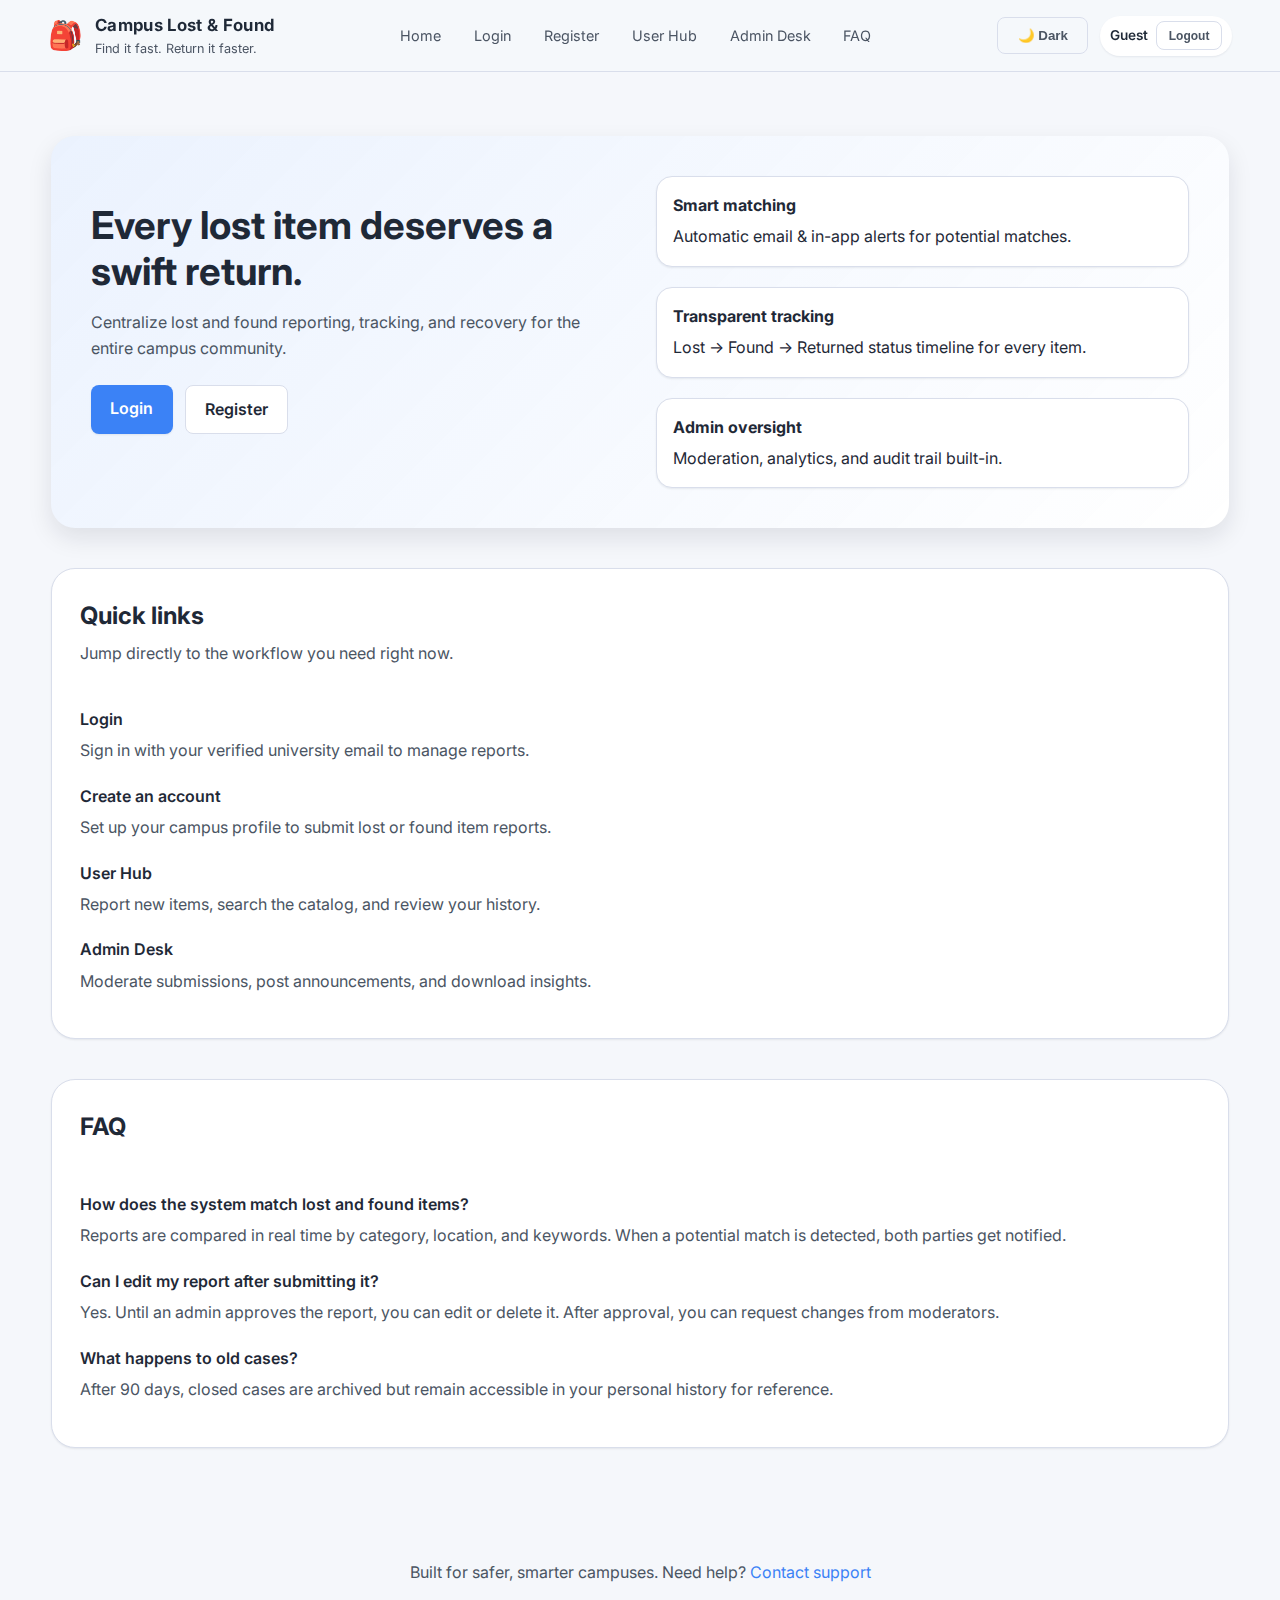
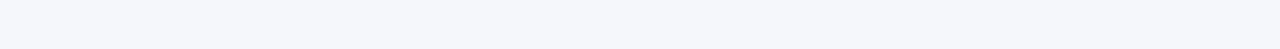
<file: index.html>
<!DOCTYPE html>
<html lang="en">
  <head>
    <meta charset="UTF-8" />
    <meta name="viewport" content="width=device-width, initial-scale=1.0" />
    <title>Campus Lost &amp; Found</title>
    <meta
      name="description"
      content="Digital Lost &amp; Found Management System for campus communities."
    />
    <link rel="preconnect" href="https://fonts.googleapis.com" />
    <link rel="preconnect" href="https://fonts.gstatic.com" crossorigin />
    <link
      href="https://fonts.googleapis.com/css2?family=Inter:wght@400;500;600;700&amp;display=swap"
      rel="stylesheet"
    />
    <link rel="stylesheet" href="styles.css" />
  </head>
  <body>
    <header class="top-nav">
      <div class="brand">
        <span aria-hidden="true" class="brand__icon">🎒</span>
        <div class="brand__text">
          <strong>Campus Lost &amp; Found</strong>
          <small>Find it fast. Return it faster.</small>
        </div>
      </div>
      <nav class="top-nav__links" aria-label="Primary navigation">
        <a href="index.html">Home</a>
        <a href="login.html">Login</a>
        <a href="register.html">Register</a>
        <a href="dashboard.html">User Hub</a>
        <a href="admin.html">Admin Desk</a>
        <a href="#faq">FAQ</a>
      </nav>
      <div class="top-nav__controls">
        <button id="themeToggle" class="ghost-btn" type="button">
          <span class="icon" aria-hidden="true">🌙</span>
          <span class="label">Dark</span>
        </button>
        <div id="activeUser" class="active-user" aria-live="polite">
          <span class="active-user__name">Guest</span>
          <button id="logoutBtn" type="button" class="ghost-btn ghost-btn--sm">
            Logout
          </button>
        </div>
      </div>
    </header>

    <section id="alerts" class="alerts" aria-live="polite"></section>

    <main>
      <section id="hero" class="hero">
        <div class="hero__headline">
          <h1>Every lost item deserves a swift return.</h1>
          <p>
            Centralize lost and found reporting, tracking, and recovery for the
            entire campus community.
          </p>
          <div class="hero__actions">
            <a class="primary-btn" href="login.html">Login</a>
            <a class="secondary-btn" href="register.html">Register</a>
          </div>
        </div>
        <ul class="hero__highlights">
          <li>
            <strong>Smart matching</strong>
            <span>Automatic email &amp; in-app alerts for potential matches.</span>
          </li>
          <li>
            <strong>Transparent tracking</strong>
            <span>Lost → Found → Returned status timeline for every item.</span>
          </li>
          <li>
            <strong>Admin oversight</strong>
            <span>Moderation, analytics, and audit trail built-in.</span>
          </li>
        </ul>
      </section>

      <section id="quick-links" class="card card--wide">
        <header class="card__header">
          <h2>Quick links</h2>
          <p>Jump directly to the workflow you need right now.</p>
        </header>
        <dl class="faq">
          <div>
            <dt><a href="login.html">Login</a></dt>
            <dd>Sign in with your verified university email to manage reports.</dd>
          </div>
          <div>
            <dt><a href="register.html">Create an account</a></dt>
            <dd>
              Set up your campus profile to submit lost or found item reports.
            </dd>
          </div>
          <div>
            <dt><a href="dashboard.html">User Hub</a></dt>
            <dd>
              Report new items, search the catalog, and review your history.
            </dd>
          </div>
          <div>
            <dt><a href="admin.html">Admin Desk</a></dt>
            <dd>
              Moderate submissions, post announcements, and download insights.
            </dd>
          </div>
        </dl>
      </section>

      <section id="faq" class="card card--wide">
        <header class="card__header">
          <h2>FAQ</h2>
        </header>
        <dl class="faq">
          <div>
            <dt>How does the system match lost and found items?</dt>
            <dd>
              Reports are compared in real time by category, location, and keywords.
              When a potential match is detected, both parties get notified.
            </dd>
          </div>
          <div>
            <dt>Can I edit my report after submitting it?</dt>
            <dd>
              Yes. Until an admin approves the report, you can edit or delete it.
              After approval, you can request changes from moderators.
            </dd>
          </div>
          <div>
            <dt>What happens to old cases?</dt>
            <dd>
              After 90 days, closed cases are archived but remain accessible in your
              personal history for reference.
            </dd>
          </div>
        </dl>
      </section>
    </main>

    <footer class="footer">
      <p>
        Built for safer, smarter campuses. Need help?
        <a href="mailto:lostfound@university.edu">Contact support</a>
      </p>
    </footer>

    <script src="script.js" type="module"></script>
  </body>
</html>
</file>
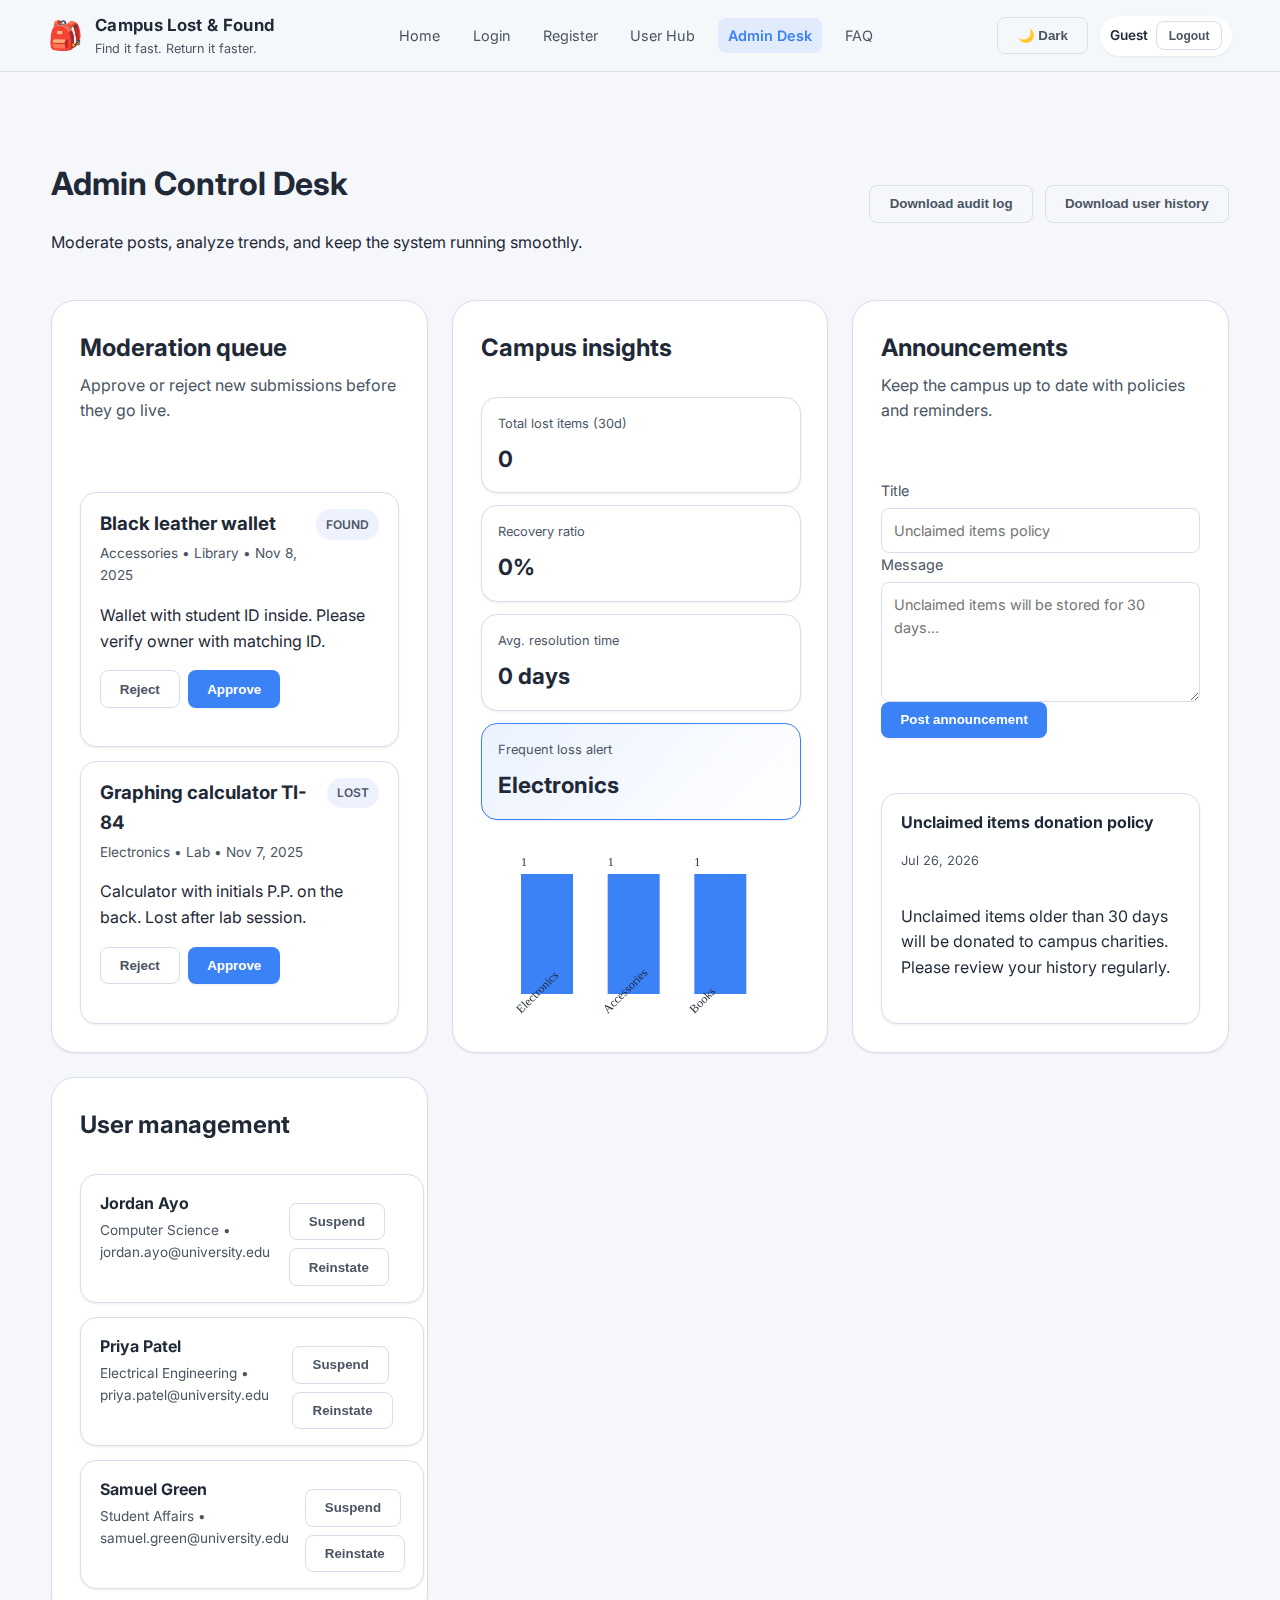
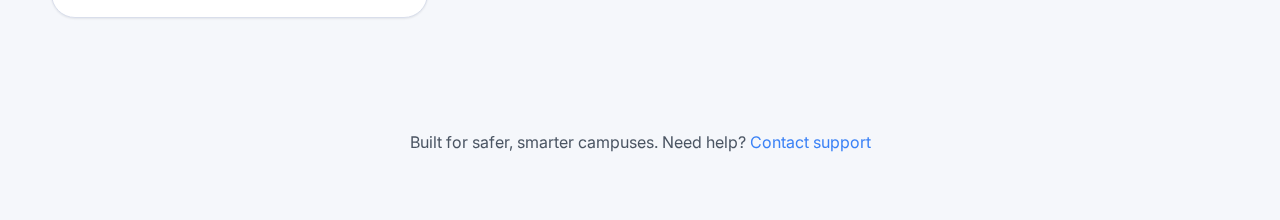
<file: admin.html>
<!DOCTYPE html>
<html lang="en">
  <head>
    <meta charset="UTF-8" />
    <meta name="viewport" content="width=device-width, initial-scale=1.0" />
    <title>Admin Desk | Campus Lost &amp; Found</title>
    <meta
      name="description"
      content="Moderate reports, publish announcements, and analyze Lost &amp; Found activity across campus."
    />
    <link rel="preconnect" href="https://fonts.googleapis.com" />
    <link rel="preconnect" href="https://fonts.gstatic.com" crossorigin />
    <link
      href="https://fonts.googleapis.com/css2?family=Inter:wght@400;500;600;700&amp;display=swap"
      rel="stylesheet"
    />
    <link rel="stylesheet" href="styles.css" />
  </head>
  <body>
    <header class="top-nav">
      <div class="brand">
        <span aria-hidden="true" class="brand__icon">🎒</span>
        <div class="brand__text">
          <strong>Campus Lost &amp; Found</strong>
          <small>Find it fast. Return it faster.</small>
        </div>
      </div>
      <nav class="top-nav__links" aria-label="Primary navigation">
        <a href="index.html">Home</a>
        <a href="login.html">Login</a>
        <a href="register.html">Register</a>
        <a href="dashboard.html">User Hub</a>
        <a href="admin.html" aria-current="page">Admin Desk</a>
        <a href="index.html#faq">FAQ</a>
      </nav>
      <div class="top-nav__controls">
        <button id="themeToggle" class="ghost-btn" type="button">
          <span class="icon" aria-hidden="true">🌙</span>
          <span class="label">Dark</span>
        </button>
        <div id="activeUser" class="active-user" aria-live="polite">
          <span class="active-user__name">Guest</span>
          <button id="logoutBtn" type="button" class="ghost-btn ghost-btn--sm">
            Logout
          </button>
        </div>
      </div>
    </header>

    <section id="alerts" class="alerts" aria-live="polite"></section>

    <main>
      <section
        id="admin-dashboard"
        class="dashboard dashboard--secondary"
        data-role="admin"
        aria-labelledby="adminDashboardTitle"
      >
        <header class="dashboard__header">
          <div>
            <h1 id="adminDashboardTitle">Admin Control Desk</h1>
            <p>
              Moderate posts, analyze trends, and keep the system running
              smoothly.
            </p>
          </div>
          <div class="dashboard__actions">
            <button id="downloadAuditLog" type="button" class="ghost-btn">
              Download audit log
            </button>
            <button id="downloadUserReport" type="button" class="ghost-btn">
              Download user history
            </button>
          </div>
        </header>

        <div class="dashboard__grid dashboard__grid--admin">
          <section class="card">
            <header class="card__header">
              <h2>Moderation queue</h2>
              <p>Approve or reject new submissions before they go live.</p>
            </header>
            <ul id="moderationList" class="moderation-list"></ul>
          </section>

          <section class="card card--analytics">
            <header class="card__header">
              <h2>Campus insights</h2>
            </header>
            <div class="analytics-grid">
              <div class="analytic-card">
                <span>Total lost items (30d)</span>
                <strong id="analyticsLost">0</strong>
              </div>
              <div class="analytic-card">
                <span>Recovery ratio</span>
                <strong id="analyticsRecovery">0%</strong>
              </div>
              <div class="analytic-card">
                <span>Avg. resolution time</span>
                <strong id="analyticsResolution">0 days</strong>
              </div>
              <div class="analytic-card analytic-card--highlight">
                <span>Frequent loss alert</span>
                <strong id="analyticsFrequent">ID Cards</strong>
              </div>
            </div>
            <canvas
              id="categoryChart"
              width="320"
              height="180"
              role="img"
              aria-label="Bar chart of lost and found items by category"
            ></canvas>
          </section>

          <section class="card">
            <header class="card__header">
              <h2>Announcements</h2>
              <p>Keep the campus up to date with policies and reminders.</p>
            </header>
            <form id="announcementForm" class="report-form">
              <label>
                Title
                <input
                  type="text"
                  name="announcementTitle"
                  placeholder="Unclaimed items policy"
                  required
                />
              </label>
              <label>
                Message
                <textarea
                  name="announcementBody"
                  rows="3"
                  placeholder="Unclaimed items will be stored for 30 days..."
                  required
                ></textarea>
              </label>
              <button type="submit" class="primary-btn">Post announcement</button>
            </form>
            <ul id="announcementList" class="announcement-list"></ul>
          </section>

          <section class="card">
            <header class="card__header">
              <h2>User management</h2>
            </header>
            <ul id="userList" class="user-list"></ul>
          </section>
        </div>
      </section>
    </main>

    <footer class="footer">
      <p>
        Built for safer, smarter campuses. Need help?
        <a href="mailto:lostfound@university.edu">Contact support</a>
      </p>
    </footer>

    <template id="moderationItemTemplate">
      <li class="moderation-item">
        <header class="moderation-item__header">
          <div>
            <h3 class="moderation-item__title"></h3>
            <p class="moderation-item__meta"></p>
          </div>
          <span class="badge moderation-item__type"></span>
        </header>
        <p class="moderation-item__description"></p>
        <div class="moderation-item__actions">
          <button type="button" class="ghost-btn moderation-item__reject">
            Reject
          </button>
          <button type="button" class="primary-btn moderation-item__approve">
            Approve
          </button>
        </div>
      </li>
    </template>

    <template id="userListItemTemplate">
      <li class="user-item">
        <div>
          <strong class="user-item__name"></strong>
          <p class="user-item__meta"></p>
        </div>
        <div class="user-item__actions">
          <button type="button" class="ghost-btn user-item__suspend">
            Suspend
          </button>
          <button type="button" class="ghost-btn user-item__reinstate">
            Reinstate
          </button>
        </div>
      </li>
    </template>

    <script src="script.js" type="module"></script>
  </body>
</html>
</file>
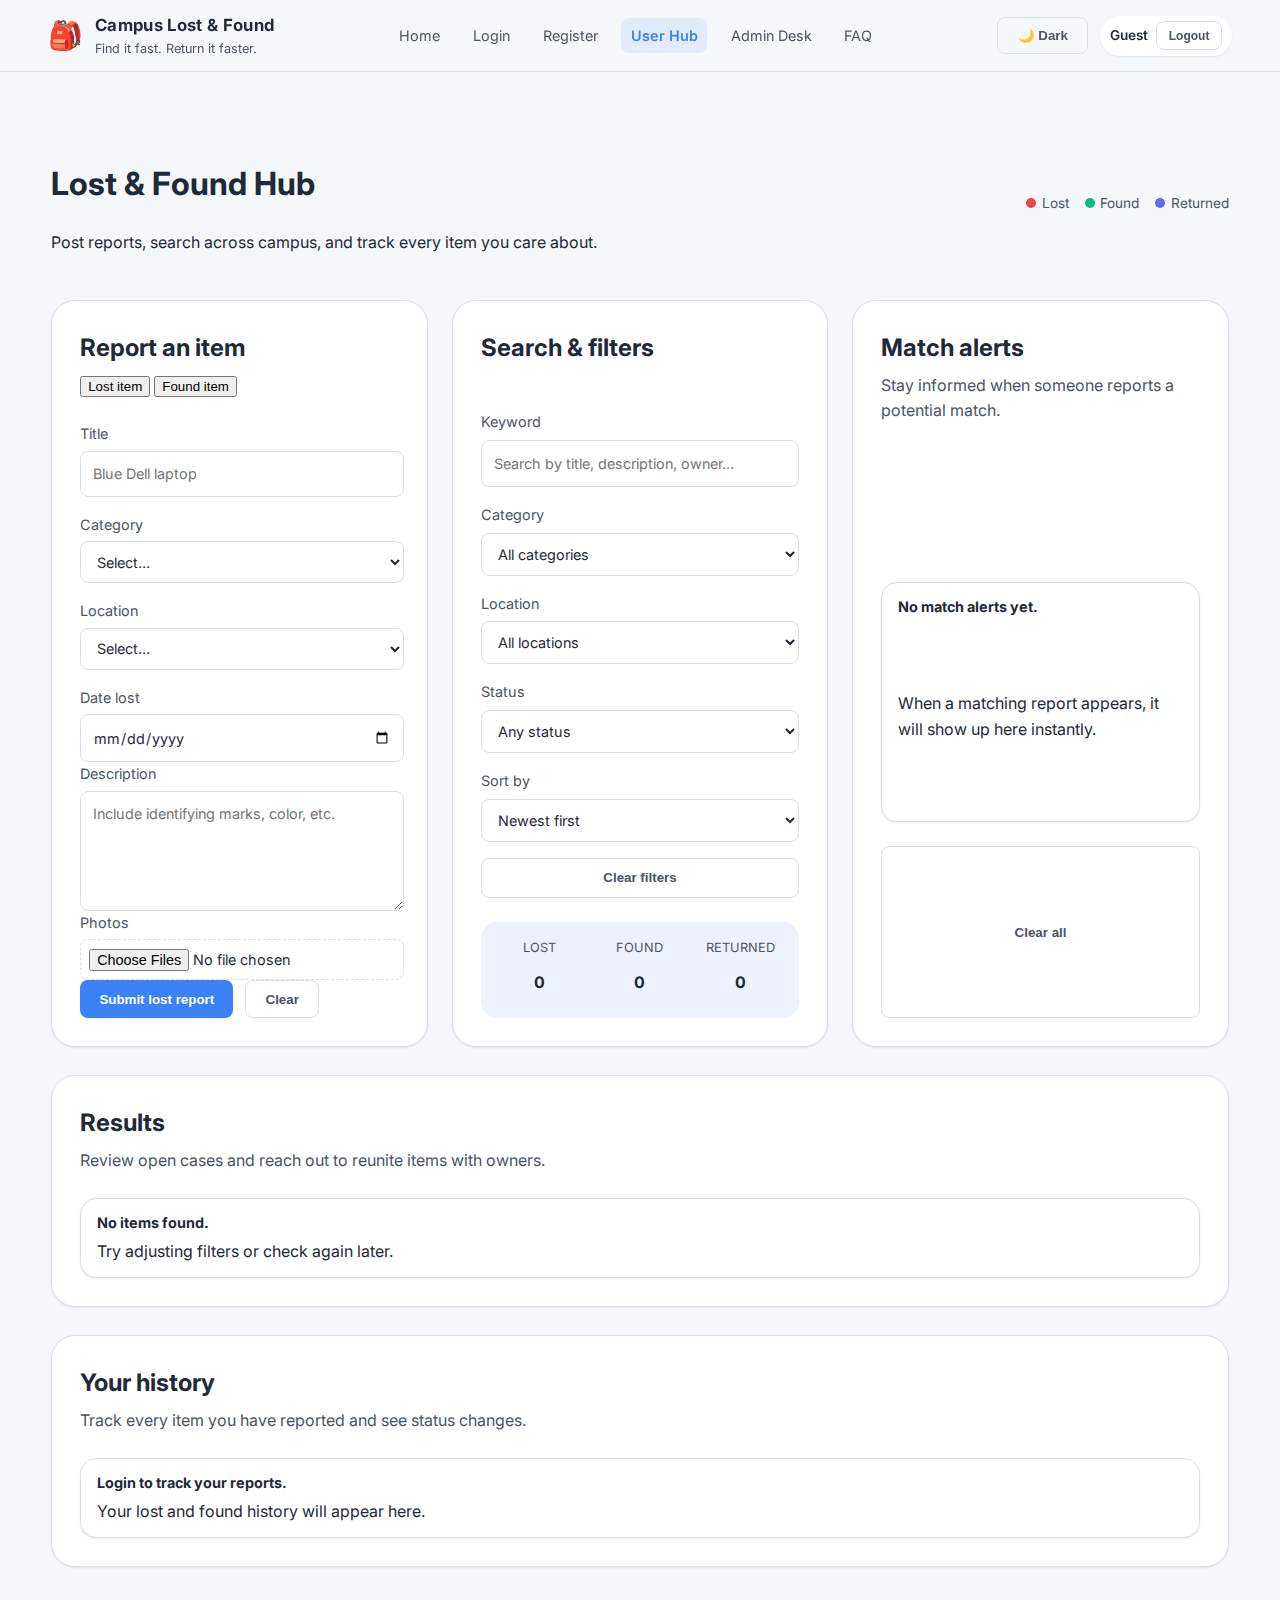
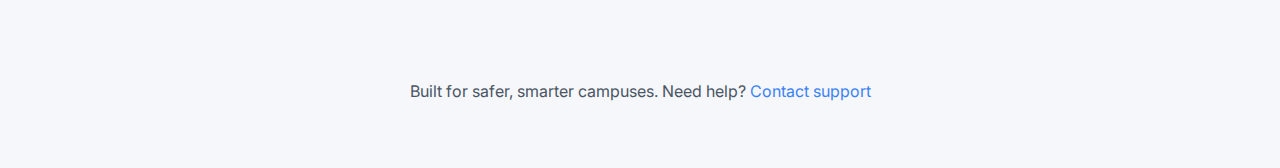
<file: dashboard.html>
<!DOCTYPE html>
<html lang="en">
  <head>
    <meta charset="UTF-8" />
    <meta name="viewport" content="width=device-width, initial-scale=1.0" />
    <title>User Hub | Campus Lost &amp; Found</title>
    <meta
      name="description"
      content="Report lost or found items, track statuses, and stay informed through the Campus Lost &amp; Found user dashboard."
    />
    <link rel="preconnect" href="https://fonts.googleapis.com" />
    <link rel="preconnect" href="https://fonts.gstatic.com" crossorigin />
    <link
      href="https://fonts.googleapis.com/css2?family=Inter:wght@400;500;600;700&amp;display=swap"
      rel="stylesheet"
    />
    <link rel="stylesheet" href="styles.css" />
  </head>
  <body>
    <header class="top-nav">
      <div class="brand">
        <span aria-hidden="true" class="brand__icon">🎒</span>
        <div class="brand__text">
          <strong>Campus Lost &amp; Found</strong>
          <small>Find it fast. Return it faster.</small>
        </div>
      </div>
      <nav class="top-nav__links" aria-label="Primary navigation">
        <a href="index.html">Home</a>
        <a href="login.html">Login</a>
        <a href="register.html">Register</a>
        <a href="dashboard.html" aria-current="page">User Hub</a>
        <a href="admin.html">Admin Desk</a>
        <a href="index.html#faq">FAQ</a>
      </nav>
      <div class="top-nav__controls">
        <button id="themeToggle" class="ghost-btn" type="button">
          <span class="icon" aria-hidden="true">🌙</span>
          <span class="label">Dark</span>
        </button>
        <div id="activeUser" class="active-user" aria-live="polite">
          <span class="active-user__name">Guest</span>
          <button id="logoutBtn" type="button" class="ghost-btn ghost-btn--sm">
            Logout
          </button>
        </div>
      </div>
    </header>

    <section id="alerts" class="alerts" aria-live="polite"></section>

    <main>
      <section
        id="user-dashboard"
        class="dashboard"
        data-role="user"
        aria-labelledby="userDashboardTitle"
      >
        <header class="dashboard__header">
          <div>
            <h1 id="userDashboardTitle">Lost &amp; Found Hub</h1>
            <p>
              Post reports, search across campus, and track every item you care
              about.
            </p>
          </div>
          <div class="status-legend" aria-label="Item status legend">
            <span><span class="dot dot--lost"></span>Lost</span>
            <span><span class="dot dot--found"></span>Found</span>
            <span><span class="dot dot--returned"></span>Returned</span>
          </div>
        </header>

        <div class="dashboard__grid">
          <section class="card">
            <header class="card__header">
              <h2>Report an item</h2>
              <nav class="sub-tabs" aria-label="Report type">
                <button
                  class="sub-tabs__btn"
                  data-tab="report-lost"
                  aria-selected="true"
                >
                  Lost item
                </button>
                <button
                  class="sub-tabs__btn"
                  data-tab="report-found"
                  aria-selected="false"
                >
                  Found item
                </button>
              </nav>
            </header>
            <form id="report-lost" class="report-form" data-report-type="lost">
              <div class="form-grid form-grid--two">
                <label>
                  Title
                  <input
                    type="text"
                    name="title"
                    placeholder="Blue Dell laptop"
                    required
                  />
                </label>
                <label>
                  Category
                  <select name="category" required>
                    <option value="">Select...</option>
                    <option>Electronics</option>
                    <option>Books</option>
                    <option>Clothing</option>
                    <option>Accessories</option>
                    <option>Documents</option>
                    <option>Other</option>
                  </select>
                </label>
                <label>
                  Location
                  <select name="location" required>
                    <option value="">Select...</option>
                    <option>Library</option>
                    <option>Lecture Hall</option>
                    <option>Lab</option>
                    <option>Cafeteria</option>
                    <option>Hostel</option>
                    <option>Sports Complex</option>
                    <option>Other</option>
                  </select>
                </label>
                <label>
                  Date lost
                  <input type="date" name="date" required />
                </label>
              </div>
              <label>
                Description
                <textarea
                  name="description"
                  rows="3"
                  placeholder="Include identifying marks, color, etc."
                  required
                ></textarea>
              </label>
              <label class="file-upload">
                <span>Photos</span>
                <input
                  type="file"
                  name="photos"
                  accept="image/*"
                  multiple
                  data-preview-target="lostPreview"
                />
              </label>
              <div class="image-preview" id="lostPreview" aria-live="polite"></div>
              <div class="form-actions">
                <button type="submit" class="primary-btn">
                  Submit lost report
                </button>
                <button type="reset" class="ghost-btn">Clear</button>
              </div>
            </form>
            <form
              id="report-found"
              class="report-form is-hidden"
              data-report-type="found"
            >
              <div class="form-grid form-grid--two">
                <label>
                  Title
                  <input
                    type="text"
                    name="title"
                    placeholder="Keychain with ID card"
                    required
                  />
                </label>
                <label>
                  Category
                  <select name="category" required>
                    <option value="">Select...</option>
                    <option>Electronics</option>
                    <option>Books</option>
                    <option>Clothing</option>
                    <option>Accessories</option>
                    <option>Documents</option>
                    <option>Other</option>
                  </select>
                </label>
                <label>
                  Location found
                  <select name="location" required>
                    <option value="">Select...</option>
                    <option>Library</option>
                    <option>Lecture Hall</option>
                    <option>Lab</option>
                    <option>Cafeteria</option>
                    <option>Hostel</option>
                    <option>Sports Complex</option>
                    <option>Other</option>
                  </select>
                </label>
                <label>
                  Date found
                  <input type="date" name="date" required />
                </label>
              </div>
              <label>
                Description
                <textarea
                  name="description"
                  rows="3"
                  placeholder="Include clues about where and how it was found."
                  required
                ></textarea>
              </label>
              <label class="file-upload">
                <span>Photos</span>
                <input
                  type="file"
                  name="photos"
                  accept="image/*"
                  multiple
                  data-preview-target="foundPreview"
                />
              </label>
              <div class="image-preview" id="foundPreview" aria-live="polite"></div>
              <div class="form-actions">
                <button type="submit" class="primary-btn">
                  Submit found report
                </button>
                <button type="reset" class="ghost-btn">Clear</button>
              </div>
            </form>
          </section>

          <section class="card card--filters">
            <header class="card__header">
              <h2>Search &amp; filters</h2>
            </header>
            <div class="filters-grid">
              <label>
                Keyword
                <input
                  type="search"
                  id="searchInput"
                  placeholder="Search by title, description, owner..."
                />
              </label>
              <label>
                Category
                <select id="categoryFilter">
                  <option value="all">All categories</option>
                  <option>Electronics</option>
                  <option>Books</option>
                  <option>Clothing</option>
                  <option>Accessories</option>
                  <option>Documents</option>
                  <option>Other</option>
                </select>
              </label>
              <label>
                Location
                <select id="locationFilter">
                  <option value="all">All locations</option>
                  <option>Library</option>
                  <option>Lecture Hall</option>
                  <option>Lab</option>
                  <option>Cafeteria</option>
                  <option>Hostel</option>
                  <option>Sports Complex</option>
                  <option>Other</option>
                </select>
              </label>
              <label>
                Status
                <select id="statusFilter">
                  <option value="all">Any status</option>
                  <option value="lost">Lost</option>
                  <option value="found">Found</option>
                  <option value="returned">Returned</option>
                </select>
              </label>
              <label>
                Sort by
                <select id="sortFilter">
                  <option value="newest">Newest first</option>
                  <option value="oldest">Oldest first</option>
                  <option value="category">Category</option>
                </select>
              </label>
              <button id="clearFilters" type="button" class="ghost-btn">
                Clear filters
              </button>
            </div>
            <div class="quick-stats" id="quickStats">
              <div class="quick-stats__item">
                <span class="quick-stats__label">Lost</span>
                <strong id="statLost">0</strong>
              </div>
              <div class="quick-stats__item">
                <span class="quick-stats__label">Found</span>
                <strong id="statFound">0</strong>
              </div>
              <div class="quick-stats__item">
                <span class="quick-stats__label">Returned</span>
                <strong id="statReturned">0</strong>
              </div>
            </div>
          </section>

          <section class="card card--notifications">
            <header class="card__header">
              <h2>Match alerts</h2>
              <p>Stay informed when someone reports a potential match.</p>
            </header>
            <ul id="notificationList" class="notification-list"></ul>
            <button id="clearNotifications" type="button" class="ghost-btn">
              Clear all
            </button>
          </section>
        </div>

        <section class="card card--wide">
          <header class="card__header">
            <h2>Results</h2>
            <p>Review open cases and reach out to reunite items with owners.</p>
          </header>
          <div
            id="resultsGrid"
            class="results-grid"
            aria-live="polite"
            aria-busy="false"
          ></div>
        </section>

        <section class="card card--wide">
          <header class="card__header">
            <h2>Your history</h2>
            <p>Track every item you have reported and see status changes.</p>
          </header>
          <div id="historyList" class="history-list"></div>
        </section>
      </section>
    </main>

    <footer class="footer">
      <p>
        Built for safer, smarter campuses. Need help?
        <a href="mailto:lostfound@university.edu">Contact support</a>
      </p>
    </footer>

    <template id="itemCardTemplate">
      <article class="item-card" data-status="">
        <div class="item-card__header">
          <h3 class="item-card__title"></h3>
          <span class="item-card__status"></span>
        </div>
        <p class="item-card__meta"></p>
        <p class="item-card__description"></p>
        <div class="item-card__tags"></div>
        <div class="item-card__images"></div>
        <div class="item-card__actions">
          <button type="button" class="ghost-btn item-card__claim">
            Mark as returned
          </button>
        </div>
      </article>
    </template>

    <template id="historyItemTemplate">
      <article class="history-card">
        <header>
          <h3 class="history-card__title"></h3>
          <span class="history-card__status"></span>
        </header>
        <p class="history-card__meta"></p>
        <div class="history-card__timeline"></div>
      </article>
    </template>

    <template id="moderationItemTemplate">
      <li class="moderation-item">
        <header class="moderation-item__header">
          <div>
            <h3 class="moderation-item__title"></h3>
            <p class="moderation-item__meta"></p>
          </div>
          <span class="badge moderation-item__type"></span>
        </header>
        <p class="moderation-item__description"></p>
        <div class="moderation-item__actions">
          <button type="button" class="ghost-btn moderation-item__reject">
            Reject
          </button>
          <button type="button" class="primary-btn moderation-item__approve">
            Approve
          </button>
        </div>
      </li>
    </template>

    <template id="userListItemTemplate">
      <li class="user-item">
        <div>
          <strong class="user-item__name"></strong>
          <p class="user-item__meta"></p>
        </div>
        <div class="user-item__actions">
          <button type="button" class="ghost-btn user-item__suspend">
            Suspend
          </button>
          <button type="button" class="ghost-btn user-item__reinstate">
            Reinstate
          </button>
        </div>
      </li>
    </template>

    <script src="script.js" type="module"></script>
  </body>
</html>
</file>
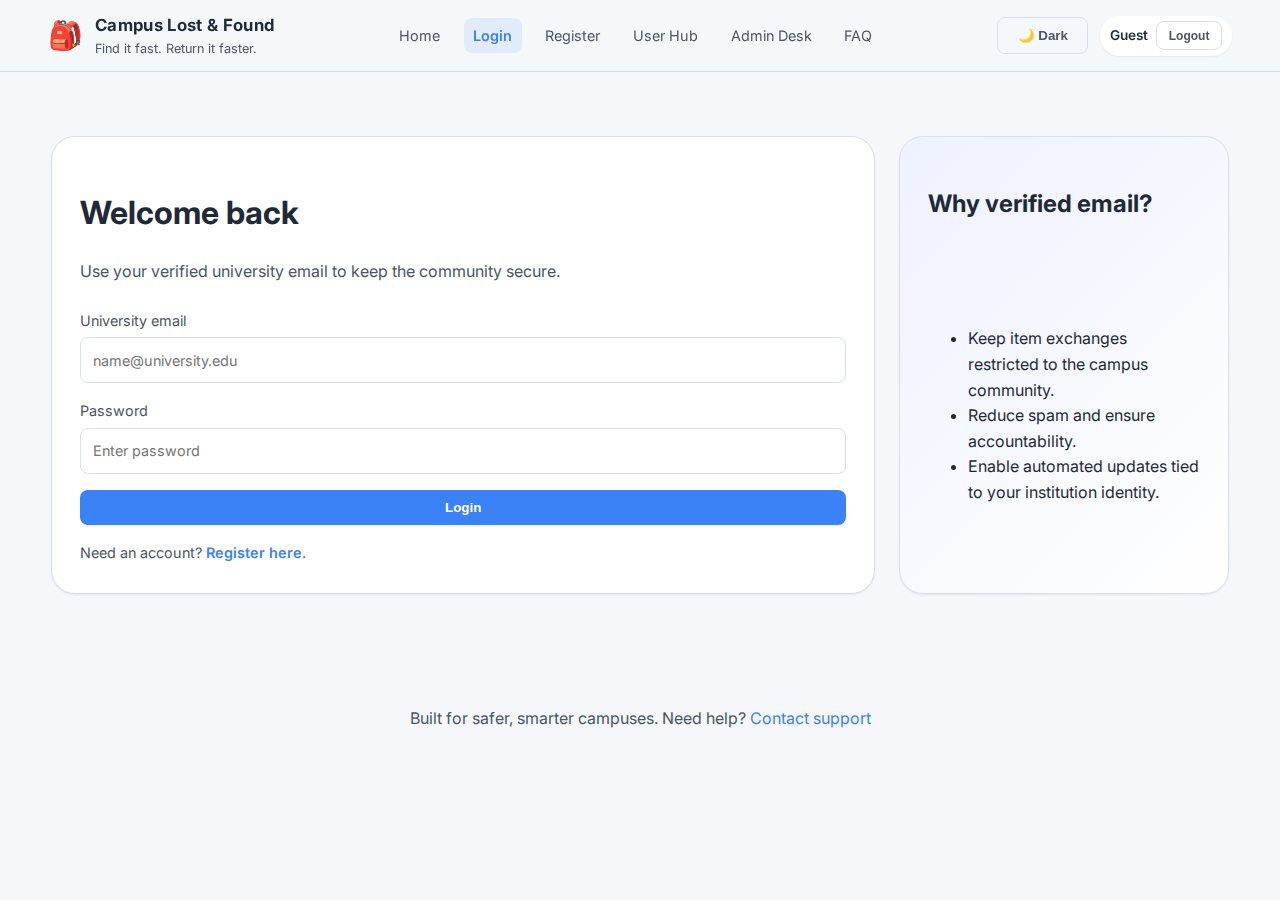
<file: login.html>
<!DOCTYPE html>
<html lang="en">
  <head>
    <meta charset="UTF-8" />
    <meta name="viewport" content="width=device-width, initial-scale=1.0" />
    <title>Login | Campus Lost &amp; Found</title>
    <meta
      name="description"
      content="Sign in to the Campus Lost &amp; Found platform with your verified university email."
    />
    <link rel="preconnect" href="https://fonts.googleapis.com" />
    <link rel="preconnect" href="https://fonts.gstatic.com" crossorigin />
    <link
      href="https://fonts.googleapis.com/css2?family=Inter:wght@400;500;600;700&amp;display=swap"
      rel="stylesheet"
    />
    <link rel="stylesheet" href="styles.css" />
  </head>
  <body>
    <header class="top-nav">
      <div class="brand">
        <span aria-hidden="true" class="brand__icon">🎒</span>
        <div class="brand__text">
          <strong>Campus Lost &amp; Found</strong>
          <small>Find it fast. Return it faster.</small>
        </div>
      </div>
      <nav class="top-nav__links" aria-label="Primary navigation">
        <a href="index.html">Home</a>
        <a href="login.html" aria-current="page">Login</a>
        <a href="register.html">Register</a>
        <a href="dashboard.html">User Hub</a>
        <a href="admin.html">Admin Desk</a>
        <a href="index.html#faq">FAQ</a>
      </nav>
      <div class="top-nav__controls">
        <button id="themeToggle" class="ghost-btn" type="button">
          <span class="icon" aria-hidden="true">🌙</span>
          <span class="label">Dark</span>
        </button>
        <div id="activeUser" class="active-user" aria-live="polite">
          <span class="active-user__name">Guest</span>
          <button id="logoutBtn" type="button" class="ghost-btn ghost-btn--sm">
            Logout
          </button>
        </div>
      </div>
    </header>

    <section id="alerts" class="alerts" aria-live="polite"></section>

    <main>
      <section class="panel-grid">
        <article class="card">
          <header class="card__header">
            <h1>Welcome back</h1>
            <p>Use your verified university email to keep the community secure.</p>
          </header>
          <form id="authLogin" class="auth-form">
            <label>
              University email
              <input
                type="email"
                name="loginEmail"
                placeholder="name@university.edu"
                required
              />
            </label>
            <label>
              Password
              <input
                type="password"
                name="loginPassword"
                placeholder="Enter password"
                required
              />
            </label>
            <button type="submit" class="primary-btn">Login</button>
          </form>
          <p class="auth-helper">
            Need an account?
            <a href="register.html">Register here</a>.
          </p>
        </article>
        <aside class="card card--accent">
          <h2>Why verified email?</h2>
          <ul>
            <li>Keep item exchanges restricted to the campus community.</li>
            <li>Reduce spam and ensure accountability.</li>
            <li>Enable automated updates tied to your institution identity.</li>
          </ul>
        </aside>
      </section>
    </main>

    <footer class="footer">
      <p>
        Built for safer, smarter campuses. Need help?
        <a href="mailto:lostfound@university.edu">Contact support</a>
      </p>
    </footer>

    <script src="script.js" type="module"></script>
  </body>
</html>
</file>
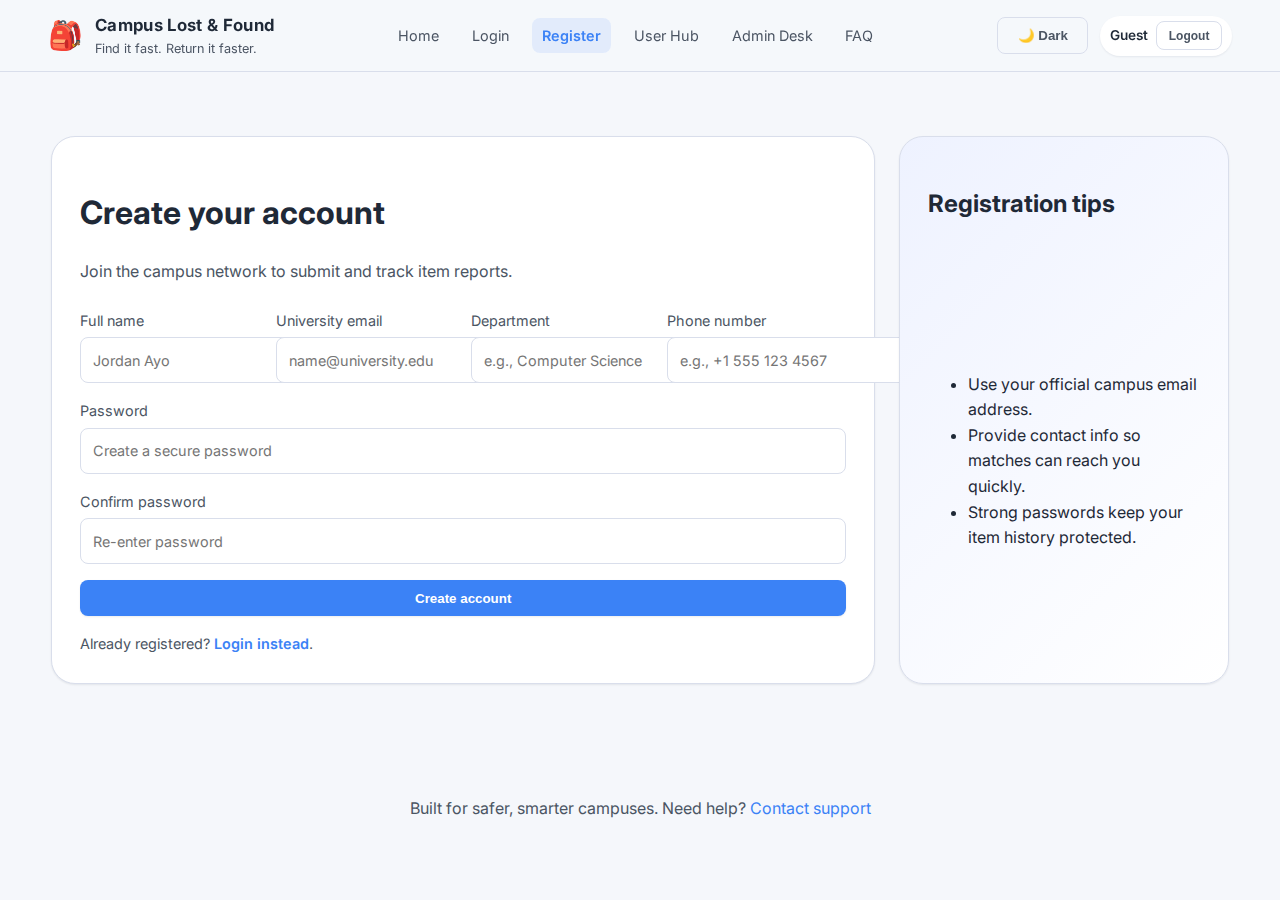
<file: register.html>
<!DOCTYPE html>
<html lang="en">
  <head>
    <meta charset="UTF-8" />
    <meta name="viewport" content="width=device-width, initial-scale=1.0" />
    <title>Register | Campus Lost &amp; Found</title>
    <meta
      name="description"
      content="Create a Campus Lost &amp; Found account to report and track items."
    />
    <link rel="preconnect" href="https://fonts.googleapis.com" />
    <link rel="preconnect" href="https://fonts.gstatic.com" crossorigin />
    <link
      href="https://fonts.googleapis.com/css2?family=Inter:wght@400;500;600;700&amp;display=swap"
      rel="stylesheet"
    />
    <link rel="stylesheet" href="styles.css" />
  </head>
  <body>
    <header class="top-nav">
      <div class="brand">
        <span aria-hidden="true" class="brand__icon">🎒</span>
        <div class="brand__text">
          <strong>Campus Lost &amp; Found</strong>
          <small>Find it fast. Return it faster.</small>
        </div>
      </div>
      <nav class="top-nav__links" aria-label="Primary navigation">
        <a href="index.html">Home</a>
        <a href="login.html">Login</a>
        <a href="register.html" aria-current="page">Register</a>
        <a href="dashboard.html">User Hub</a>
        <a href="admin.html">Admin Desk</a>
        <a href="index.html#faq">FAQ</a>
      </nav>
      <div class="top-nav__controls">
        <button id="themeToggle" class="ghost-btn" type="button">
          <span class="icon" aria-hidden="true">🌙</span>
          <span class="label">Dark</span>
        </button>
        <div id="activeUser" class="active-user" aria-live="polite">
          <span class="active-user__name">Guest</span>
          <button id="logoutBtn" type="button" class="ghost-btn ghost-btn--sm">
            Logout
          </button>
        </div>
      </div>
    </header>

    <section id="alerts" class="alerts" aria-live="polite"></section>

    <main>
      <section class="panel-grid">
        <article class="card">
          <header class="card__header">
            <h1>Create your account</h1>
            <p>Join the campus network to submit and track item reports.</p>
          </header>
          <form id="authRegister" class="auth-form">
            <div class="form-grid">
              <label>
                Full name
                <input
                  type="text"
                  name="registerName"
                  placeholder="Jordan Ayo"
                  required
                />
              </label>
              <label>
                University email
                <input
                  type="email"
                  name="registerEmail"
                  placeholder="name@university.edu"
                  required
                />
              </label>
              <label>
                Department
                <input
                  type="text"
                  name="registerDepartment"
                  placeholder="e.g., Computer Science"
                  required
                />
              </label>
              <label>
                Phone number
                <input
                  type="tel"
                  name="registerPhone"
                  placeholder="e.g., +1 555 123 4567"
                  required
                />
              </label>
            </div>
            <label>
              Password
              <input
                type="password"
                name="registerPassword"
                placeholder="Create a secure password"
                required
              />
            </label>
            <label>
              Confirm password
              <input
                type="password"
                name="registerConfirm"
                placeholder="Re-enter password"
                required
              />
            </label>
            <button type="submit" class="primary-btn">Create account</button>
          </form>
          <p class="auth-helper">
            Already registered?
            <a href="login.html">Login instead</a>.
          </p>
        </article>
        <aside class="card card--accent">
          <h2>Registration tips</h2>
          <ul>
            <li>Use your official campus email address.</li>
            <li>Provide contact info so matches can reach you quickly.</li>
            <li>Strong passwords keep your item history protected.</li>
          </ul>
        </aside>
      </section>
    </main>

    <footer class="footer">
      <p>
        Built for safer, smarter campuses. Need help?
        <a href="mailto:lostfound@university.edu">Contact support</a>
      </p>
    </footer>

    <script src="script.js" type="module"></script>
  </body>
</html>
</file>
<file: styles.css>
/* ------------------------------
   Design tokens
-------------------------------- */
:root {
  color-scheme: light;
  --color-bg: #f5f7fb;
  --color-surface: #ffffff;
  --color-surface-alt: #eef2ff;
  --color-border: #d9deeb;
  --color-text: #1f2937;
  --color-text-muted: #4b5563;
  --color-primary: #3b82f6;
  --color-primary-dark: #2563eb;
  --color-primary-transparent: rgba(59, 130, 246, 0.1);
  --color-success: #16a34a;
  --color-warning: #ca8a04;
  --color-danger: #dc2626;
  --color-lost: #ef4444;
  --color-found: #10b981;
  --color-returned: #6366f1;
  --shadow-sm: 0 1px 2px rgb(15 23 42 / 8%);
  --shadow-md: 0 10px 25px rgb(15 23 42 / 10%);
  --radius-sm: 8px;
  --radius-md: 16px;
  --radius-lg: 24px;
  --transition: 0.22s ease;
  --font-body: "Inter", system-ui, -apple-system, BlinkMacSystemFont, sans-serif;
}

body[data-theme="dark"] {
  color-scheme: dark;
  --color-bg: #0f172a;
  --color-surface: #111b31;
  --color-surface-alt: #1e293b;
  --color-border: #1f2a40;
  --color-text: #e2e8f0;
  --color-text-muted: #94a3b8;
  --color-primary: #60a5fa;
  --color-primary-dark: #2563eb;
  --color-primary-transparent: rgba(96, 165, 250, 0.15);
  --shadow-sm: 0 1px 2px rgb(15 23 42 / 40%);
  --shadow-md: 0 10px 25px rgb(15 23 42 / 45%);
}

/* ------------------------------
   Global layout
-------------------------------- */
*,
*::before,
*::after {
  box-sizing: border-box;
}

html {
  scroll-behavior: smooth;
}

body {
  margin: 0;
  font-family: var(--font-body);
  background-color: var(--color-bg);
  color: var(--color-text);
  line-height: 1.6;
}

img {
  max-width: 100%;
  display: block;
}

a {
  color: inherit;
  text-decoration: none;
}

main {
  padding: 4rem clamp(1rem, 4vw, 5rem);
  display: grid;
  gap: 2.5rem;
}

.top-nav {
  position: sticky;
  top: 0;
  z-index: 10;
  padding: 0.75rem clamp(1rem, 4vw, 3rem);
  display: flex;
  align-items: center;
  justify-content: space-between;
  gap: 1.5rem;
  background: rgba(245, 247, 251, 0.8);
  backdrop-filter: blur(18px);
  border-bottom: 1px solid var(--color-border);
}

body[data-theme="dark"] .top-nav {
  background: rgba(15, 23, 42, 0.9);
}

.brand {
  display: flex;
  align-items: center;
  gap: 0.75rem;
  font-size: 0.95rem;
}

.brand__icon {
  font-size: 1.75rem;
}

.brand__text strong {
  display: block;
  font-size: 1.05rem;
  letter-spacing: 0.02em;
}

.brand__text small {
  display: block;
  color: var(--color-text-muted);
}

.top-nav__links {
  display: flex;
  gap: 0.85rem;
  font-size: 0.9rem;
}

.top-nav__links a {
  padding: 0.4rem 0.6rem;
  border-radius: var(--radius-sm);
  color: var(--color-text-muted);
  transition: background-color var(--transition), color var(--transition);
}

.top-nav__links a[aria-current="page"] {
  background-color: var(--color-primary-transparent);
  color: var(--color-primary);
  font-weight: 600;
}

.top-nav__links a:hover,
.top-nav__links a:focus-visible {
  background-color: var(--color-primary-transparent);
  color: var(--color-primary);
}

.top-nav__controls {
  display: flex;
  align-items: center;
  gap: 0.75rem;
}

.segmented-control {
  display: flex;
  align-items: center;
  gap: 0.35rem;
  font-size: 0.85rem;
  color: var(--color-text-muted);
}

.segmented-control select {
  padding: 0.35rem 0.65rem;
  border-radius: var(--radius-sm);
  border: 1px solid var(--color-border);
  background-color: var(--color-surface);
  color: var(--color-text);
  transition: border-color var(--transition);
}

.segmented-control select:focus-visible {
  outline: none;
  border-color: var(--color-primary);
  box-shadow: 0 0 0 4px var(--color-primary-transparent);
}

.active-user {
  display: flex;
  align-items: center;
  gap: 0.5rem;
  padding: 0.35rem 0.6rem;
  border-radius: 999px;
  background-color: var(--color-surface);
  box-shadow: var(--shadow-sm);
}

.active-user__name {
  font-weight: 600;
  font-size: 0.85rem;
}

.hero {
  display: grid;
  grid-template-columns: repeat(auto-fit, minmax(260px, 1fr));
  gap: 2rem;
  padding: 2.5rem;
  border-radius: var(--radius-lg);
  background: linear-gradient(
      135deg,
      var(--color-primary-transparent),
      transparent
    ),
    var(--color-surface);
  box-shadow: var(--shadow-md);
}

.hero__headline h1 {
  font-size: clamp(1.8rem, 3vw, 2.6rem);
  margin-bottom: 0.75rem;
  line-height: 1.2;
}

.hero__headline p {
  color: var(--color-text-muted);
  margin-bottom: 1.5rem;
}

.hero__actions {
  display: flex;
  gap: 0.75rem;
  flex-wrap: wrap;
}

.hero__highlights {
  list-style: none;
  margin: 0;
  padding: 0;
  display: grid;
  gap: 1.25rem;
}

.hero__highlights li {
  padding: 1rem;
  border-radius: var(--radius-md);
  border: 1px solid var(--color-border);
  background-color: var(--color-surface);
  box-shadow: var(--shadow-sm);
}

.hero__highlights strong {
  display: block;
  margin-bottom: 0.35rem;
  font-size: 1rem;
}

.panel-grid {
  display: grid;
  grid-template-columns: minmax(0, 2.5fr) minmax(0, 1fr);
  gap: 1.5rem;
}

.card {
  background-color: var(--color-surface);
  border-radius: var(--radius-lg);
  border: 1px solid var(--color-border);
  box-shadow: var(--shadow-sm);
  padding: 1.75rem;
  display: grid;
  gap: 1.5rem;
}

.card--accent {
  background: linear-gradient(135deg, var(--color-surface-alt), var(--color-surface));
}

.card__header h2,
.card__header h3 {
  margin: 0 0 0.35rem;
}

.card__header p {
  margin: 0;
  color: var(--color-text-muted);
}

.auth-tabs {
  display: inline-flex;
  background-color: var(--color-surface-alt);
  padding: 0.35rem;
  border-radius: 999px;
  gap: 0.35rem;
}

.auth-tabs__tab {
  border: none;
  background: transparent;
  padding: 0.55rem 1.2rem;
  border-radius: 999px;
  font-weight: 600;
  font-size: 0.9rem;
  color: var(--color-text-muted);
  cursor: pointer;
  transition: background-color var(--transition), color var(--transition);
}

.auth-tabs__tab[aria-selected="true"] {
  background-color: var(--color-surface);
  color: var(--color-primary);
  box-shadow: var(--shadow-sm);
}

.auth-form {
  display: grid;
  gap: 1rem;
}

.auth-helper {
  margin: -0.5rem 0 0;
  font-size: 0.9rem;
  color: var(--color-text-muted);
}

.auth-helper a {
  color: var(--color-primary);
  font-weight: 600;
}

.form-grid {
  display: grid;
  gap: 1rem;
  grid-template-columns: repeat(auto-fit, minmax(160px, 1fr));
}

.form-grid--two {
  grid-template-columns: repeat(auto-fit, minmax(220px, 1fr));
}

label {
  display: grid;
  gap: 0.35rem;
  font-size: 0.9rem;
  color: var(--color-text-muted);
}

input,
select,
textarea {
  font: inherit;
  padding: 0.65rem 0.75rem;
  border-radius: var(--radius-sm);
  border: 1px solid var(--color-border);
  background-color: var(--color-surface);
  color: var(--color-text);
  transition: border-color var(--transition), box-shadow var(--transition);
}

input:focus-visible,
select:focus-visible,
textarea:focus-visible {
  outline: none;
  border-color: var(--color-primary);
  box-shadow: 0 0 0 3px var(--color-primary-transparent);
}

textarea {
  resize: vertical;
  min-height: 120px;
}

.file-upload input[type="file"] {
  padding: 0.5rem;
  border-style: dashed;
  cursor: pointer;
}

.image-preview {
  display: grid;
  grid-template-columns: repeat(auto-fit, minmax(90px, 1fr));
  gap: 0.75rem;
}

.image-preview img {
  border-radius: var(--radius-sm);
  object-fit: cover;
  height: 90px;
  box-shadow: var(--shadow-sm);
}

.form-actions {
  display: flex;
  gap: 0.75rem;
  flex-wrap: wrap;
}

.primary-btn,
.secondary-btn,
.ghost-btn {
  padding: 0.65rem 1.2rem;
  border-radius: var(--radius-sm);
  border: none;
  font-weight: 600;
  cursor: pointer;
  transition: transform var(--transition), box-shadow var(--transition),
    background-color var(--transition), color var(--transition);
}

.primary-btn {
  background-color: var(--color-primary);
  color: #ffffff;
  box-shadow: var(--shadow-sm);
}

.primary-btn:hover,
.primary-btn:focus-visible {
  background-color: var(--color-primary-dark);
  transform: translateY(-1px);
}

.secondary-btn {
  background-color: var(--color-surface);
  border: 1px solid var(--color-border);
  color: var(--color-text);
}

.secondary-btn:hover,
.secondary-btn:focus-visible {
  border-color: var(--color-primary);
  color: var(--color-primary);
}

.ghost-btn {
  background: transparent;
  border: 1px solid var(--color-border);
  color: var(--color-text-muted);
}

.ghost-btn:hover,
.ghost-btn:focus-visible {
  border-color: var(--color-primary);
  color: var(--color-primary);
  box-shadow: var(--shadow-sm);
}

.ghost-btn--sm {
  padding: 0.4rem 0.75rem;
  font-size: 0.75rem;
}

.alerts {
  display: grid;
  gap: 1rem;
}

.alert {
  padding: 1rem 1.25rem;
  border-radius: var(--radius-md);
  border: 1px solid var(--color-border);
  background-color: var(--color-surface);
  box-shadow: var(--shadow-sm);
  display: flex;
  align-items: center;
  justify-content: space-between;
  gap: 1rem;
}

.alert--success {
  border-color: var(--color-success);
}

.alert--warning {
  border-color: var(--color-warning);
}

.alert--danger {
  border-color: var(--color-danger);
}

.dashboard {
  display: grid;
  gap: 1.75rem;
}

.dashboard__header {
  display: flex;
  flex-wrap: wrap;
  align-items: center;
  justify-content: space-between;
  gap: 1rem;
}

.dashboard__actions {
  display: flex;
  gap: 0.75rem;
  flex-wrap: wrap;
}

.status-legend {
  display: flex;
  gap: 1rem;
  font-size: 0.85rem;
  color: var(--color-text-muted);
}

.dot {
  width: 10px;
  height: 10px;
  display: inline-block;
  border-radius: 50%;
  margin-right: 0.35rem;
}

.dot--lost {
  background-color: var(--color-lost);
}

.dot--found {
  background-color: var(--color-found);
}

.dot--returned {
  background-color: var(--color-returned);
}

.dashboard__grid {
  display: grid;
  grid-template-columns: repeat(3, minmax(0, 1fr));
  gap: 1.5rem;
}

.dashboard__grid .card {
  height: 100%;
}

.dashboard__grid .card--filters,
.dashboard__grid .card--notifications {
  align-self: start;
}

.card--wide {
  grid-template-columns: minmax(0, 1fr);
}

.filters-grid {
  display: grid;
  gap: 1rem;
}

.quick-stats {
  display: grid;
  grid-template-columns: repeat(3, minmax(0, 1fr));
  gap: 1rem;
  padding: 1rem;
  border-radius: var(--radius-md);
  background-color: var(--color-surface-alt);
}

.quick-stats__item {
  display: grid;
  gap: 0.3rem;
  text-align: center;
}

.quick-stats__label {
  color: var(--color-text-muted);
  font-size: 0.8rem;
  text-transform: uppercase;
}

.results-grid {
  display: grid;
  gap: 1.35rem;
  grid-template-columns: repeat(auto-fit, minmax(260px, 1fr));
}

.item-card {
  padding: 1.25rem;
  border: 1px solid var(--color-border);
  border-radius: var(--radius-md);
  background-color: var(--color-surface);
  display: grid;
  gap: 0.8rem;
  box-shadow: var(--shadow-sm);
}

.item-card[data-status="lost"] {
  border-left: 4px solid var(--color-lost);
}

.item-card[data-status="found"] {
  border-left: 4px solid var(--color-found);
}

.item-card[data-status="returned"] {
  border-left: 4px solid var(--color-returned);
  opacity: 0.85;
}

.item-card__header {
  display: flex;
  justify-content: space-between;
  align-items: start;
  gap: 1rem;
}

.item-card__title {
  margin: 0;
  font-size: 1.05rem;
}

.item-card__status {
  font-size: 0.75rem;
  font-weight: 600;
  padding: 0.3rem 0.6rem;
  border-radius: 999px;
  color: #ffffff;
}

[data-status="lost"] .item-card__status {
  background-color: var(--color-lost);
}

[data-status="found"] .item-card__status {
  background-color: var(--color-found);
}

[data-status="returned"] .item-card__status {
  background-color: var(--color-returned);
}

.item-card__meta {
  margin: 0;
  font-size: 0.85rem;
  color: var(--color-text-muted);
}

.item-card__description {
  margin: 0;
  font-size: 0.9rem;
}

.item-card__tags {
  display: flex;
  flex-wrap: wrap;
  gap: 0.4rem;
}

.badge {
  display: inline-flex;
  align-items: center;
  padding: 0.35rem 0.65rem;
  border-radius: 999px;
  font-size: 0.75rem;
  font-weight: 600;
  background-color: var(--color-surface-alt);
  color: var(--color-text-muted);
}

.item-card__images {
  display: flex;
  gap: 0.5rem;
  flex-wrap: wrap;
}

.item-card__images img {
  width: 64px;
  height: 64px;
  object-fit: cover;
  border-radius: var(--radius-sm);
  box-shadow: var(--shadow-sm);
}

.item-card__actions {
  display: flex;
  gap: 0.5rem;
}

.history-list {
  display: grid;
  gap: 1rem;
}

.history-card {
  border: 1px solid var(--color-border);
  padding: 1rem 1.25rem;
  border-radius: var(--radius-md);
  background-color: var(--color-surface);
  box-shadow: var(--shadow-sm);
  display: grid;
  gap: 0.75rem;
}

.history-card header {
  display: flex;
  align-items: center;
  justify-content: space-between;
  gap: 0.5rem;
}

.history-card__title {
  margin: 0;
}

.history-card__status {
  font-size: 0.8rem;
  color: var(--color-text-muted);
}

.history-card__timeline {
  position: relative;
  padding-left: 1.25rem;
  display: grid;
  gap: 0.65rem;
}

.history-card__timeline::before {
  content: "";
  position: absolute;
  top: 0.25rem;
  bottom: 0.25rem;
  left: 0.35rem;
  width: 2px;
  background: var(--color-border);
}

.history-card__timeline span {
  position: relative;
  padding-left: 0.65rem;
  color: var(--color-text-muted);
  font-size: 0.85rem;
}

.history-card__timeline span::before {
  content: "";
  position: absolute;
  left: -1.2rem;
  top: 0.3rem;
  width: 8px;
  height: 8px;
  border-radius: 50%;
  background-color: var(--color-primary);
}

.notification-list {
  list-style: none;
  padding: 0;
  margin: 0;
  display: grid;
  gap: 0.75rem;
}

.notification-item {
  display: grid;
  gap: 0.35rem;
  padding: 0.75rem 1rem;
  border-radius: var(--radius-md);
  border: 1px solid var(--color-border);
  background-color: var(--color-surface);
  box-shadow: var(--shadow-sm);
}

.notification-item strong {
  font-size: 0.9rem;
}

.dashboard__grid--admin {
  grid-template-columns: repeat(auto-fit, minmax(280px, 1fr));
}

.analytics-grid {
  display: grid;
  gap: 0.75rem;
  grid-template-columns: repeat(auto-fit, minmax(160px, 1fr));
}

.analytic-card {
  padding: 1rem;
  border-radius: var(--radius-md);
  border: 1px solid var(--color-border);
  background-color: var(--color-surface);
  display: grid;
  gap: 0.4rem;
  box-shadow: var(--shadow-sm);
}

.analytic-card span {
  font-size: 0.8rem;
  color: var(--color-text-muted);
}

.analytic-card strong {
  font-size: 1.4rem;
}

.analytic-card--highlight {
  border-color: var(--color-primary);
  background: linear-gradient(
      135deg,
      var(--color-primary-transparent),
      transparent
    ),
    var(--color-surface);
}

.moderation-list,
.user-list,
.announcement-list {
  list-style: none;
  margin: 0;
  padding: 0;
  display: grid;
  gap: 0.85rem;
}

.moderation-item,
.user-item,
.announcement-item {
  border: 1px solid var(--color-border);
  border-radius: var(--radius-md);
  background-color: var(--color-surface);
  padding: 1rem 1.15rem;
  box-shadow: var(--shadow-sm);
}

.moderation-item__header {
  display: flex;
  justify-content: space-between;
  gap: 1rem;
  align-items: start;
}

.moderation-item__title {
  margin: 0;
}

.moderation-item__meta {
  margin: 0.25rem 0 0;
  color: var(--color-text-muted);
  font-size: 0.85rem;
}

.moderation-item__actions,
.user-item__actions {
  display: flex;
  gap: 0.5rem;
  flex-wrap: wrap;
  margin-top: 0.75rem;
}

.user-item {
  display: flex;
  justify-content: space-between;
  gap: 1rem;
  align-items: start;
}

.user-item__name {
  display: block;
  margin-bottom: 0.25rem;
}

.user-item__meta {
  margin: 0;
  color: var(--color-text-muted);
  font-size: 0.85rem;
}

.announcement-item {
  display: grid;
  gap: 0.35rem;
}

.announcement-item h4 {
  margin: 0;
}

.announcement-item time {
  font-size: 0.8rem;
  color: var(--color-text-muted);
}

.faq {
  display: grid;
  gap: 1.25rem;
}

.faq dt {
  font-weight: 600;
}

.faq dd {
  margin: 0.35rem 0 0;
  color: var(--color-text-muted);
}

.footer {
  padding: 2rem 1.5rem 3rem;
  text-align: center;
  color: var(--color-text-muted);
}

.footer a {
  color: var(--color-primary);
}

.is-hidden {
  display: none !important;
}

/* Dark mode refinements */
body[data-theme="dark"] .card,
body[data-theme="dark"] .item-card,
body[data-theme="dark"] .history-card,
body[data-theme="dark"] .moderation-item,
body[data-theme="dark"] .user-item,
body[data-theme="dark"] .announcement-item,
body[data-theme="dark"] .notification-item {
  background-color: var(--color-surface-alt);
}

body[data-theme="dark"] .quick-stats {
  background-color: #15243d;
}

body[data-theme="dark"] .hero {
  background: linear-gradient(
      135deg,
      rgba(96, 165, 250, 0.12),
      rgba(59, 130, 246, 0.08)
    ),
    var(--color-surface);
}

/* Responsive */
@media (max-width: 1080px) {
  .panel-grid {
    grid-template-columns: 1fr;
  }

  .top-nav {
    flex-wrap: wrap;
  }

  .top-nav__links {
    order: 3;
    width: 100%;
    justify-content: space-between;
    border-top: 1px solid var(--color-border);
    padding-top: 0.75rem;
  }
}

@media (max-width: 960px) {
  main {
    padding: 3.5rem 1.25rem 3rem;
  }

  .dashboard__grid {
    grid-template-columns: repeat(auto-fit, minmax(260px, 1fr));
  }
}

@media (max-width: 640px) {
  .hero {
    padding: 1.75rem;
  }

  .hero__actions {
    flex-direction: column;
    align-items: stretch;
  }

  .top-nav__links {
    flex-direction: column;
    align-items: stretch;
    gap: 0.35rem;
  }

  .top-nav__links a {
    text-align: center;
  }

  .active-user {
    display: none;
  }

  .analytics-grid {
    grid-template-columns: repeat(auto-fit, minmax(140px, 1fr));
  }
}
</file>
